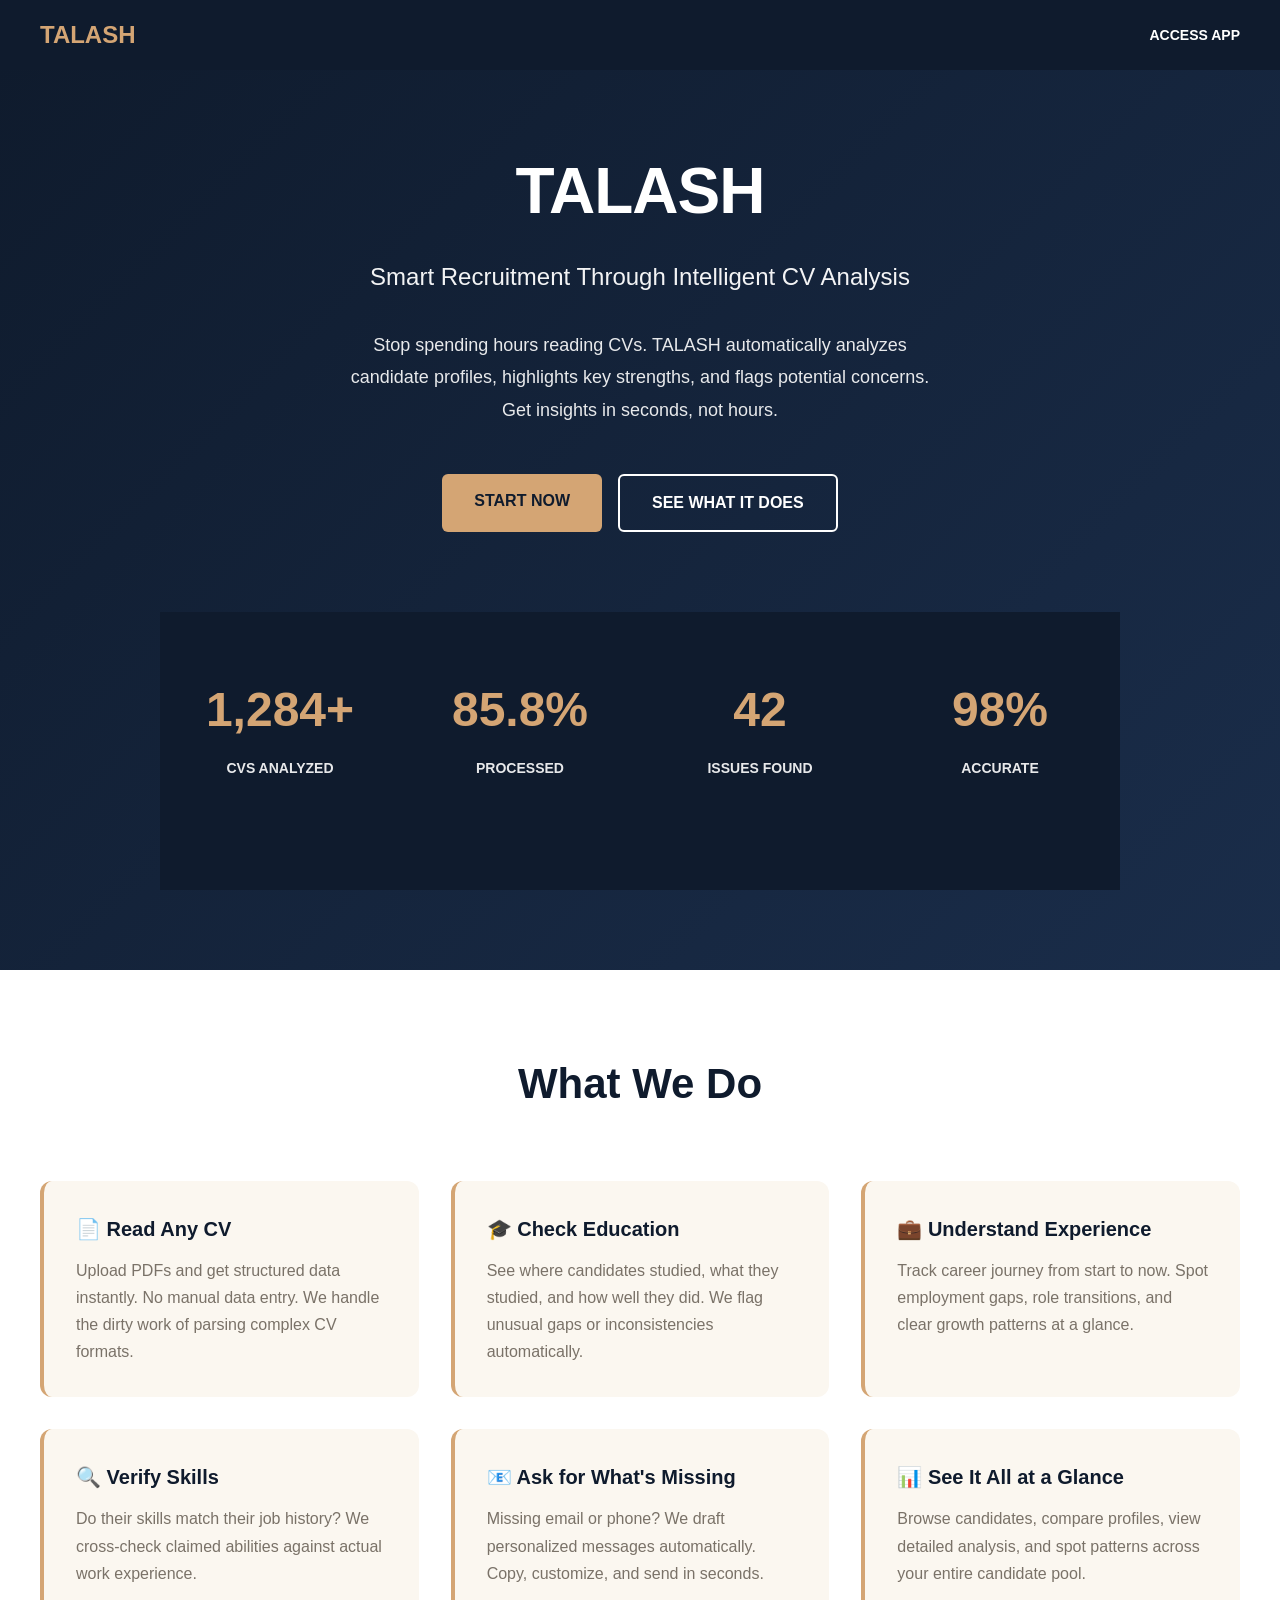
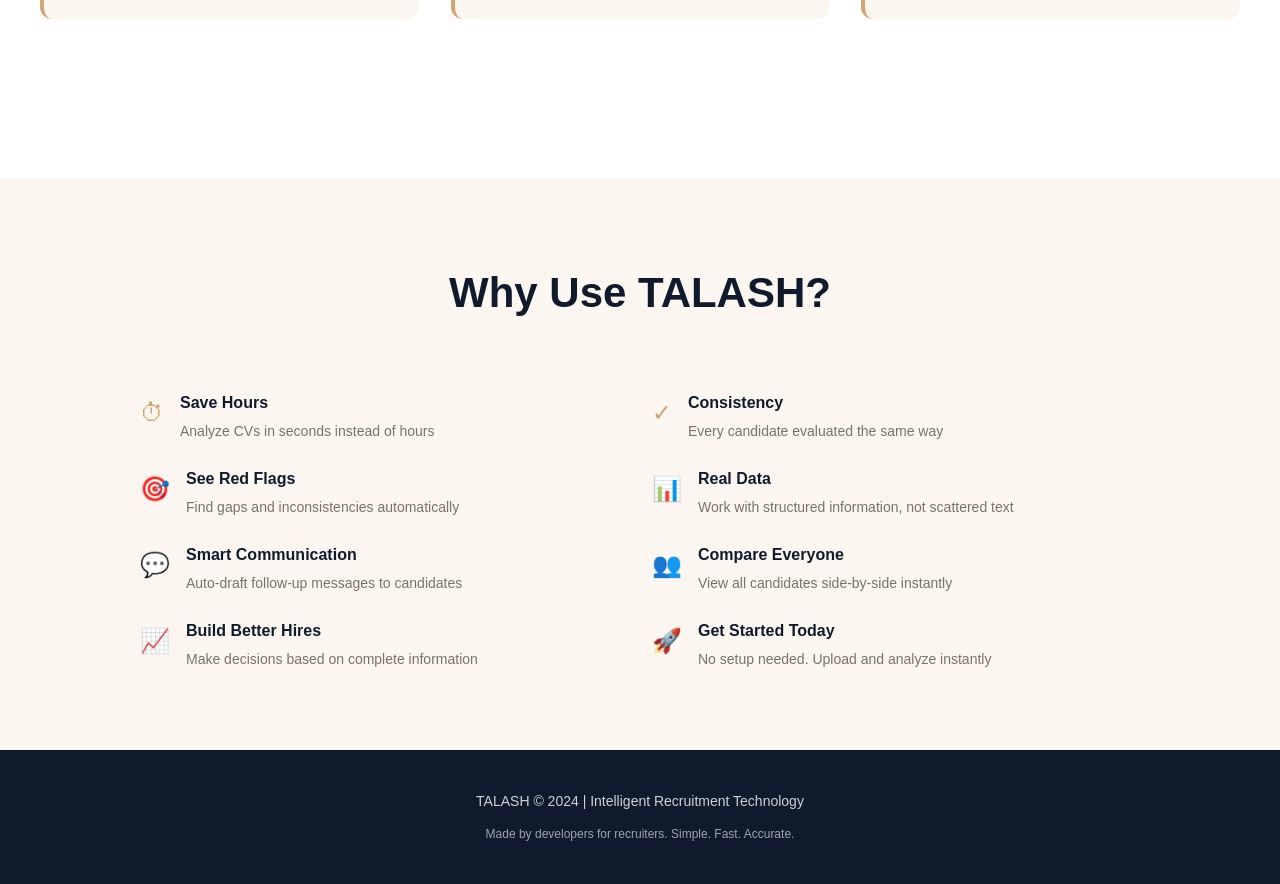
<file: milestone_2/index.html>
<!DOCTYPE html>
<html lang="en">
<head>
    <meta charset="UTF-8">
    <meta name="viewport" content="width=device-width, initial-scale=1.0">
    <title>TALASH - Talent Acquisition System</title>
    <style>
        * {
            margin: 0;
            padding: 0;
            box-sizing: border-box;
        }

        :root {
            --navy: #0f1b2d;
            --canvas: #fbf7f0;
            --surface: #ffffff;
            --gold: #d4a574;
            --shadow: 0 14px 30px rgba(18, 24, 38, 0.08);
        }

        body {
            font-family: -apple-system, BlinkMacSystemFont, 'Segoe UI', Roboto, Oxygen, Ubuntu, Cantarell, sans-serif;
            background: linear-gradient(135deg, var(--canvas) 0%, #f5f2ee 100%);
            color: #3a3530;
            line-height: 1.6;
        }

        /* Hero Section */
        .hero {
            background: linear-gradient(135deg, var(--navy) 0%, #1a2d4a 100%);
            color: var(--surface);
            padding: 80px 20px;
            text-align: center;
            min-height: 100vh;
            display: flex;
            flex-direction: column;
            justify-content: center;
            align-items: center;
        }

        .hero h1 {
            font-size: 64px;
            font-weight: 800;
            margin-bottom: 16px;
            letter-spacing: -1px;
        }

        .hero .subtitle {
            font-size: 24px;
            font-weight: 300;
            margin-bottom: 32px;
            opacity: 0.95;
        }

        .hero p {
            font-size: 18px;
            max-width: 600px;
            margin: 0 auto 48px;
            opacity: 0.9;
            line-height: 1.8;
        }

        .cta-buttons {
            display: flex;
            gap: 16px;
            justify-content: center;
            flex-wrap: wrap;
            margin-bottom: 80px;
        }

        .btn {
            padding: 14px 32px;
            border: none;
            border-radius: 6px;
            font-size: 16px;
            font-weight: 600;
            text-transform: uppercase;
            cursor: pointer;
            transition: all 0.3s ease;
            text-decoration: none;
            display: inline-block;
        }

        .btn-primary {
            background: var(--gold);
            color: var(--navy);
        }

        .btn-primary:hover {
            transform: translateY(-2px);
            box-shadow: 0 8px 20px rgba(212, 165, 116, 0.3);
        }

        .btn-secondary {
            background: transparent;
            color: var(--surface);
            border: 2px solid var(--surface);
        }

        .btn-secondary:hover {
            background: var(--surface);
            color: var(--navy);
        }

        /* Features Section */
        .features {
            background: var(--surface);
            padding: 80px 20px;
        }

        .features-container {
            max-width: 1200px;
            margin: 0 auto;
        }

        .section-title {
            font-size: 42px;
            font-weight: 800;
            text-align: center;
            margin-bottom: 64px;
            color: var(--navy);
        }

        .features-grid {
            display: grid;
            grid-template-columns: repeat(auto-fit, minmax(280px, 1fr));
            gap: 32px;
            margin-bottom: 80px;
        }

        .feature-card {
            background: var(--canvas);
            padding: 32px;
            border-radius: 12px;
            border-left: 4px solid var(--gold);
            transition: all 0.3s ease;
        }

        .feature-card:hover {
            transform: translateY(-4px);
            box-shadow: var(--shadow);
        }

        .feature-card h3 {
            font-size: 20px;
            margin-bottom: 12px;
            color: var(--navy);
        }

        .feature-card p {
            color: #7a7268;
            line-height: 1.7;
        }

        /* Statistics Section */
        .stats {
            background: var(--navy);
            color: var(--surface);
            padding: 60px 20px;
            text-align: center;
        }

        .stats-grid {
            display: grid;
            grid-template-columns: repeat(auto-fit, minmax(200px, 1fr));
            gap: 40px;
            max-width: 1000px;
            margin: 0 auto;
        }

        .stat-item h4 {
            font-size: 48px;
            font-weight: 800;
            margin-bottom: 8px;
            color: var(--gold);
        }

        .stat-item p {
            font-size: 14px;
            text-transform: uppercase;
            font-weight: 600;
            opacity: 0.9;
        }

        /* Capabilities Section */
        .capabilities {
            padding: 80px 20px;
            background: var(--canvas);
        }

        .capabilities-container {
            max-width: 1000px;
            margin: 0 auto;
        }

        .capabilities-list {
            display: grid;
            grid-template-columns: 1fr 1fr;
            gap: 24px;
            margin-top: 40px;
        }

        .capability-item {
            display: flex;
            gap: 16px;
            align-items: flex-start;
        }

        .capability-item .check {
            font-size: 24px;
            color: var(--gold);
            flex-shrink: 0;
            margin-top: 4px;
        }

        .capability-item h4 {
            color: var(--navy);
            margin-bottom: 4px;
            font-size: 16px;
        }

        .capability-item p {
            color: #7a7268;
            font-size: 14px;
        }

        /* Footer */
        footer {
            background: var(--navy);
            color: var(--surface);
            padding: 40px 20px;
            text-align: center;
        }

        footer p {
            opacity: 0.8;
            font-size: 14px;
        }

        /* Responsive */
        @media (max-width: 768px) {
            .hero h1 {
                font-size: 42px;
            }

            .hero .subtitle {
                font-size: 18px;
            }

            .cta-buttons {
                flex-direction: column;
            }

            .btn {
                width: 100%;
            }

            .capabilities-list {
                grid-template-columns: 1fr;
            }

            .section-title {
                font-size: 32px;
            }
        }
    </style>
</head>
<body>
    <!-- Navigation (Optional) -->
    <nav style="background: var(--navy); padding: 16px 20px; position: fixed; width: 100%; top: 0; z-index: 1000;">
        <div style="max-width: 1200px; margin: 0 auto; display: flex; justify-content: space-between; align-items: center;">
            <div style="font-size: 24px; font-weight: 800; color: var(--gold);">TALASH</div>
            <div style="display: flex; gap: 24px;">
                <a href="frontend/login.html" style="color: white; text-decoration: none; font-weight: 600; font-size: 14px; text-transform: uppercase;">Access App</a>
            </div>
        </div>
    </nav>

    <!-- Hero Section -->
    <section class="hero" style="margin-top: 60px;">
        <h1>TALASH</h1>
        <div class="subtitle">Smart Recruitment Through Intelligent CV Analysis</div>
        <p>Stop spending hours reading CVs. TALASH automatically analyzes candidate profiles, highlights key strengths, and flags potential concerns. Get insights in seconds, not hours.</p>
        
        <div class="cta-buttons">
            <a href="frontend/login.html" class="btn btn-primary">Start Now</a>
            <a href="#features" class="btn btn-secondary">See What It Does</a>
        </div>

        <div class="stats">
            <div class="stats-grid">
                <div class="stat-item">
                    <h4>1,284+</h4>
                    <p>CVs Analyzed</p>
                </div>
                <div class="stat-item">
                    <h4>85.8%</h4>
                    <p>Processed</p>
                </div>
                <div class="stat-item">
                    <h4>42</h4>
                    <p>Issues Found</p>
                </div>
                <div class="stat-item">
                    <h4>98%</h4>
                    <p>Accurate</p>
                </div>
            </div>
        </div>
    </section>

    <!-- Features Section -->
    <section class="features" id="features">
        <div class="features-container">
            <h2 class="section-title">What We Do</h2>
            <div class="features-grid">
                <div class="feature-card">
                    <h3>📄 Read Any CV</h3>
                    <p>Upload PDFs and get structured data instantly. No manual data entry. We handle the dirty work of parsing complex CV formats.</p>
                </div>
                <div class="feature-card">
                    <h3>🎓 Check Education</h3>
                    <p>See where candidates studied, what they studied, and how well they did. We flag unusual gaps or inconsistencies automatically.</p>
                </div>
                <div class="feature-card">
                    <h3>💼 Understand Experience</h3>
                    <p>Track career journey from start to now. Spot employment gaps, role transitions, and clear growth patterns at a glance.</p>
                </div>
                <div class="feature-card">
                    <h3>🔍 Verify Skills</h3>
                    <p>Do their skills match their job history? We cross-check claimed abilities against actual work experience.</p>
                </div>
                <div class="feature-card">
                    <h3>📧 Ask for What's Missing</h3>
                    <p>Missing email or phone? We draft personalized messages automatically. Copy, customize, and send in seconds.</p>
                </div>
                <div class="feature-card">
                    <h3>📊 See It All at a Glance</h3>
                    <p>Browse candidates, compare profiles, view detailed analysis, and spot patterns across your entire candidate pool.</p>
                </div>
            </div>
        </div>
    </section>

    <!-- Benefits Section -->
    <section class="capabilities">
        <div class="capabilities-container">
            <h2 class="section-title">Why Use TALASH?</h2>
            <div class="capabilities-list">
                <div class="capability-item">
                    <div class="check">⏱</div>
                    <div>
                        <h4>Save Hours</h4>
                        <p>Analyze CVs in seconds instead of hours</p>
                    </div>
                </div>
                <div class="capability-item">
                    <div class="check">✓</div>
                    <div>
                        <h4>Consistency</h4>
                        <p>Every candidate evaluated the same way</p>
                    </div>
                </div>
                <div class="capability-item">
                    <div class="check">🎯</div>
                    <div>
                        <h4>See Red Flags</h4>
                        <p>Find gaps and inconsistencies automatically</p>
                    </div>
                </div>
                <div class="capability-item">
                    <div class="check">📊</div>
                    <div>
                        <h4>Real Data</h4>
                        <p>Work with structured information, not scattered text</p>
                    </div>
                </div>
                <div class="capability-item">
                    <div class="check">💬</div>
                    <div>
                        <h4>Smart Communication</h4>
                        <p>Auto-draft follow-up messages to candidates</p>
                    </div>
                </div>
                <div class="capability-item">
                    <div class="check">👥</div>
                    <div>
                        <h4>Compare Everyone</h4>
                        <p>View all candidates side-by-side instantly</p>
                    </div>
                </div>
                <div class="capability-item">
                    <div class="check">📈</div>
                    <div>
                        <h4>Build Better Hires</h4>
                        <p>Make decisions based on complete information</p>
                    </div>
                </div>
                <div class="capability-item">
                    <div class="check">🚀</div>
                    <div>
                        <h4>Get Started Today</h4>
                        <p>No setup needed. Upload and analyze instantly</p>
                    </div>
                </div>
            </div>
        </div>
    </section>

    <!-- Footer -->
    <footer>
        <p>TALASH © 2024 | Intelligent Recruitment Technology</p>
        <p style="margin-top: 12px; opacity: 0.6; font-size: 12px;">
            Made by developers for recruiters. Simple. Fast. Accurate.
        </p>
    </footer>
</body>
</html>
</file>
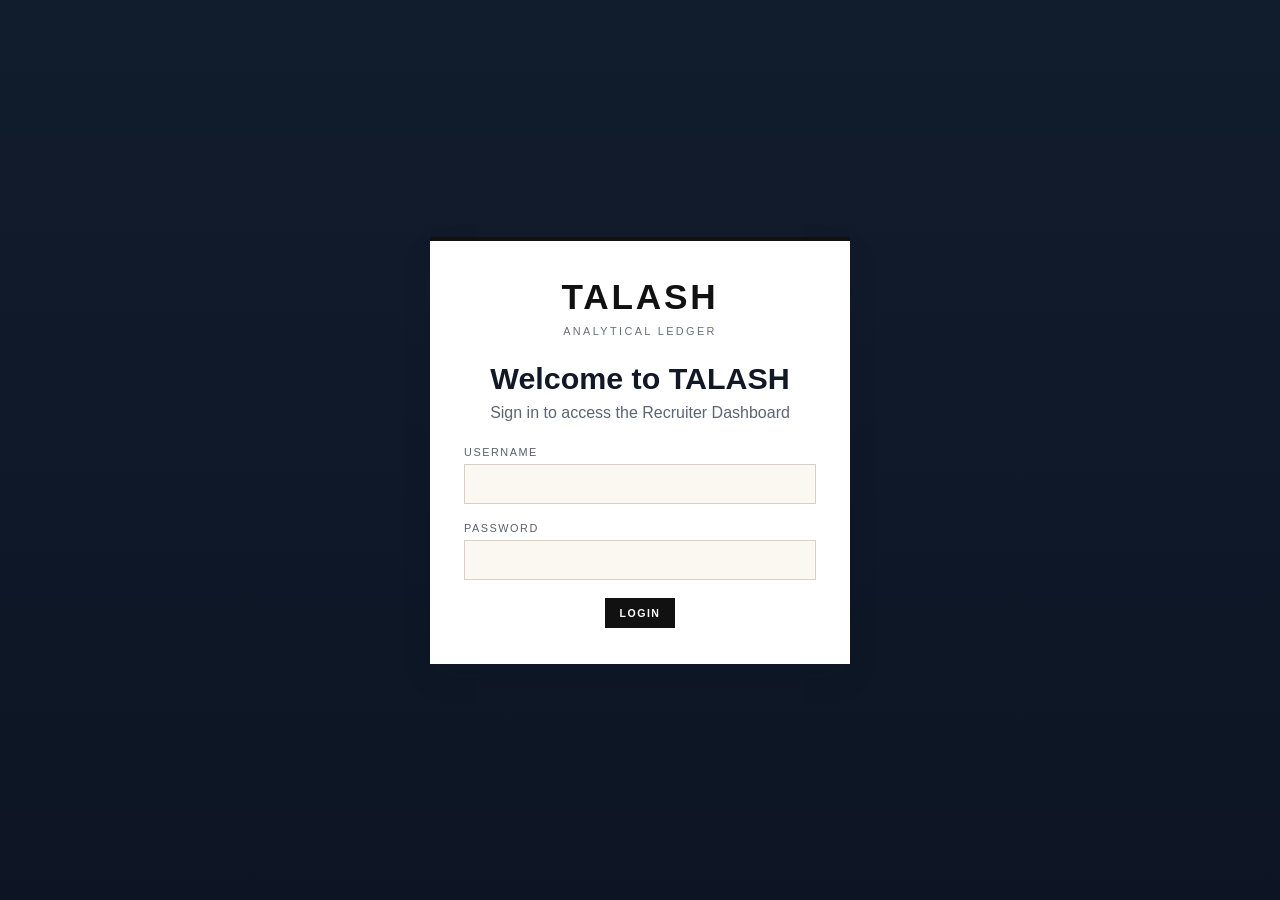
<file: milestone_2/frontend/login.html>
<!DOCTYPE html>
<html lang="en">
<head>
    <meta charset="UTF-8">
    <meta name="viewport" content="width=device-width, initial-scale=1.0">
    <title>TALASH - Login</title>
    <link rel="stylesheet" href="css/style.css">
</head>
<body class="login-page">
    <div class="login-container">
        <div class="logo" style="margin-bottom: 18px;">
            <h1 style="color: #111; font-size: 2.2rem;">TALASH</h1>
            <p style="color: #6a6f79;">ANALYTICAL LEDGER</p>
        </div>
        <h2>Welcome to TALASH</h2>
        <p>Sign in to access the Recruiter Dashboard</p>
        <form id="login-form">
            <div class="form-group">
                <label for="username">Username</label>
                <input type="text" id="username" name="username" required>
            </div>
            <div class="form-group">
                <label for="password">Password</label>
                <input type="password" id="password" name="password" required>
            </div>
            <button type="submit" class="btn-primary">Login</button>
        </form>
    </div>
    <script src="js/main.js"></script>
</body>
</html>
</file>
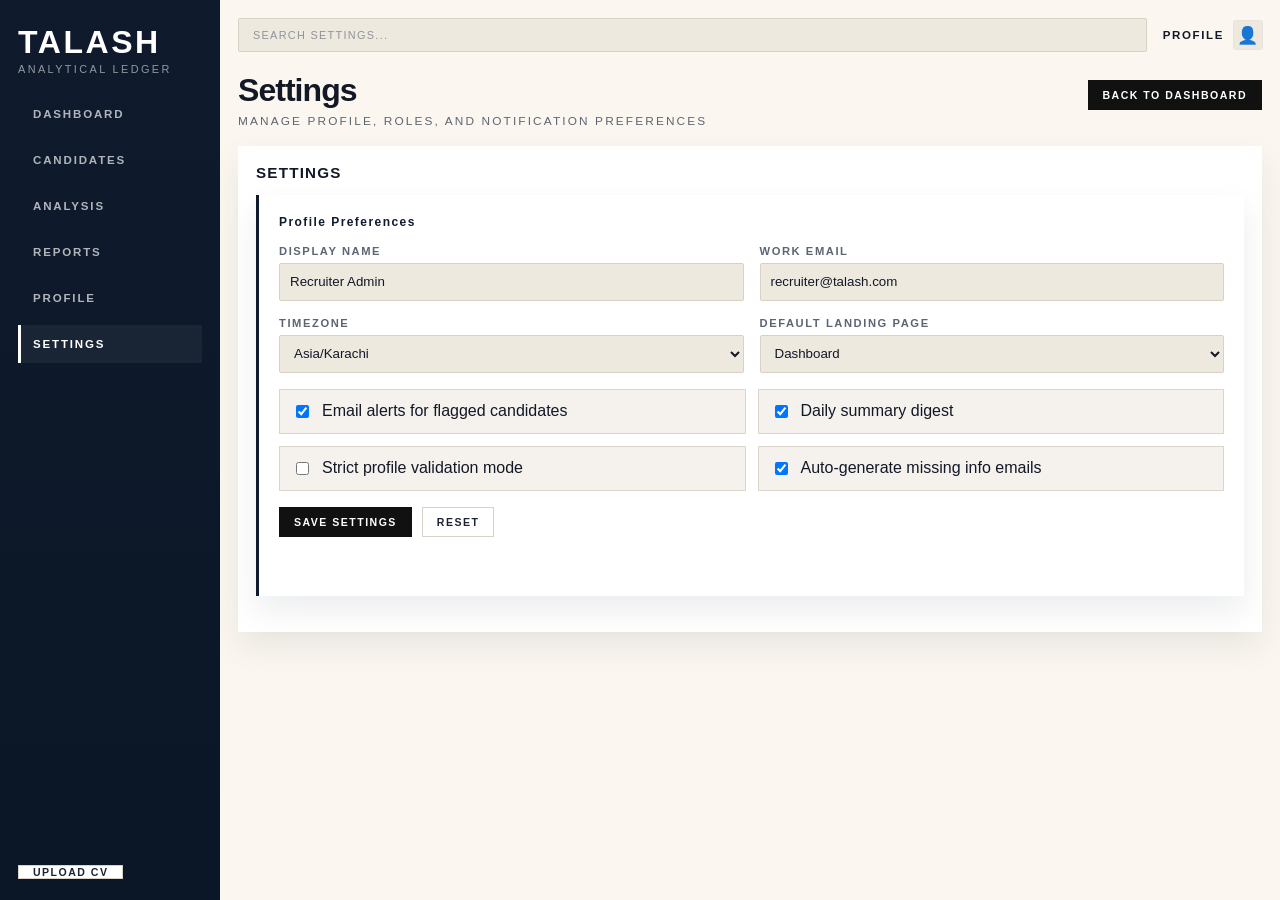
<file: milestone_2/frontend/settings.html>
<!DOCTYPE html>
<html lang="en">
<head>
    <meta charset="UTF-8">
    <meta name="viewport" content="width=device-width, initial-scale=1.0">
    <title>TALASH - Settings</title>
    <link rel="stylesheet" href="css/style.css">
    <style>
        .settings-panel {
            background: #ffffff;
            box-shadow: var(--shadow);
            padding: 20px;
            margin-bottom: 18px;
            border-left: 3px solid #0f1b2d;
        }

        .settings-grid {
            display: grid;
            grid-template-columns: repeat(2, minmax(0, 1fr));
            gap: 16px;
        }

        .settings-field {
            display: flex;
            flex-direction: column;
            gap: 6px;
        }

        .settings-field label {
            font-size: 0.7rem;
            letter-spacing: 0.14em;
            color: #5d6472;
            text-transform: uppercase;
            font-weight: 700;
        }

        .settings-field input,
        .settings-field select {
            height: 38px;
            border: 1px solid #d9d1c4;
            background: #eee9df;
            padding: 0 10px;
            color: #121826;
            border-radius: 2px;
        }

        .settings-toggle-row {
            display: grid;
            grid-template-columns: repeat(2, minmax(0, 1fr));
            gap: 12px;
            margin-top: 16px;
        }

        .settings-toggle {
            background: #f5f2ee;
            border: 1px solid #dbd5cc;
            padding: 12px;
            display: flex;
            gap: 10px;
            align-items: center;
        }

        .settings-actions {
            display: flex;
            gap: 10px;
            margin-top: 16px;
        }

        .status-msg {
            margin-top: 12px;
            font-size: 0.74rem;
            letter-spacing: 0.08em;
            text-transform: uppercase;
            color: #1d8f65;
            min-height: 16px;
        }

        @media (max-width: 900px) {
            .settings-grid,
            .settings-toggle-row {
                grid-template-columns: 1fr;
            }
        }
    </style>
</head>
<body>
    <div class="container">
        <aside class="sidebar">
            <div class="logo">
                <h1>TALASH</h1>
                <p>ANALYTICAL LEDGER</p>
            </div>
            <nav>
                <ul>
                    <li><a href="index.html">DASHBOARD</a></li>
                    <li><a href="candidates.html">CANDIDATES</a></li>
                    <li><a href="analysis.html">ANALYSIS</a></li>
                    <li><a href="reports.html">REPORTS</a></li>
                    <li><a href="profile.html">PROFILE</a></li>
                    <li class="active"><a href="settings.html">SETTINGS</a></li>
                </ul>
            </nav>
            <div class="upload-cv-sidebar">
                <label for="cv-upload-input" class="btn-secondary">UPLOAD CV</label>
                <input type="file" id="cv-upload-input" style="display: none;">
            </div>
        </aside>
        <main class="main-content">
            <header>
                <div class="search-bar">
                    <input type="text" placeholder="SEARCH SETTINGS...">
                </div>
                <div class="user-profile">
                    <div class="profile">
                        <span>PROFILE</span>
                        <span class="avatar-icon" aria-label="User Avatar" role="img">👤</span>
                    </div>
                </div>
            </header>
            <div class="dashboard-header">
                <div>
                    <h2 class="page-title">Settings</h2>
                    <p class="page-subtitle">Manage profile, roles, and notification preferences</p>
                </div>
                <a class="btn-primary" href="index.html">Back to dashboard</a>
            </div>
            <section class="analysis-queue">
                <div class="queue-header"><h3>SETTINGS</h3></div>
                <div class="settings-panel">
                    <h3 style="margin: 0 0 16px; color: #0f1b2d; letter-spacing: 0.12em; font-size: 0.75rem;">Profile Preferences</h3>
                    <div class="settings-grid">
                        <div class="settings-field">
                            <label for="displayName">Display Name</label>
                            <input id="displayName" type="text" value="Recruiter Admin">
                        </div>
                        <div class="settings-field">
                            <label for="emailAddress">Work Email</label>
                            <input id="emailAddress" type="email" value="recruiter@talash.com">
                        </div>
                        <div class="settings-field">
                            <label for="timezone">Timezone</label>
                            <select id="timezone">
                                <option value="Asia/Karachi">Asia/Karachi</option>
                                <option value="UTC">UTC</option>
                                <option value="Europe/London">Europe/London</option>
                            </select>
                        </div>
                        <div class="settings-field">
                            <label for="defaultView">Default Landing Page</label>
                            <select id="defaultView">
                                <option value="index.html">Dashboard</option>
                                <option value="candidates.html">Candidates</option>
                                <option value="reports.html">Reports</option>
                            </select>
                        </div>
                    </div>

                    <div class="settings-toggle-row">
                        <label class="settings-toggle">
                            <input id="notifyEmail" type="checkbox" checked>
                            <span>Email alerts for flagged candidates</span>
                        </label>
                        <label class="settings-toggle">
                            <input id="notifyDigest" type="checkbox" checked>
                            <span>Daily summary digest</span>
                        </label>
                        <label class="settings-toggle">
                            <input id="strictValidation" type="checkbox">
                            <span>Strict profile validation mode</span>
                        </label>
                        <label class="settings-toggle">
                            <input id="autoEmail" type="checkbox" checked>
                            <span>Auto-generate missing info emails</span>
                        </label>
                    </div>

                    <div class="settings-actions">
                        <button class="btn-primary" id="saveSettingsBtn" type="button">Save Settings</button>
                        <button class="btn-secondary" id="resetSettingsBtn" type="button">Reset</button>
                    </div>

                    <p class="status-msg" id="settingsStatus"></p>
                </div>
            </section>
        </main>
    </div>

    <script src="js/main.js"></script>
</body>
</html>
</file>
<file: milestone_2/frontend/css/style.css>
:root {
    --navy: #0f1b2d;
    --navy-soft: #15253c;
    --canvas: #fbf7f0;
    --surface: #ffffff;
    --ink: #121826;
    --muted: #5d6472;
    --line: #e7e0d6;
    --green: #c8f0d0;
    --amber: #ffe2a8;
    --red: #f6c7c7;
    --shadow: 0 14px 30px rgba(18, 24, 38, 0.08);
}

* {
    box-sizing: border-box;
}

html, body {
    margin: 0;
    min-height: 100%;
}

body {
    font-family: "Segoe UI", Arial, sans-serif;
    background: var(--canvas);
    color: var(--ink);
}

a {
    color: inherit;
    text-decoration: none;
}

button,
.btn-primary,
.btn-secondary {
    font: inherit;
}

.container {
    display: flex;
    min-height: 100vh;
}

.sidebar {
    width: 220px;
    min-height: 100vh;
    padding: 24px 18px 20px;
    background: linear-gradient(180deg, var(--navy), #0b1626 100%);
    color: #fff;
    display: flex;
    flex-direction: column;
    justify-content: space-between;
    position: sticky;
    top: 0;
}

.sidebar nav {
    flex: 1;
    margin-top: 20px;
}

.logo h1 {
    margin: 0;
    font-size: 2rem;
    letter-spacing: 0.08em;
    font-weight: 800;
}

.logo p {
    margin: 2px 0 0;
    color: rgba(255, 255, 255, 0.55);
    font-size: 0.68rem;
    letter-spacing: 0.22em;
}

.sidebar nav ul {
    list-style: none;
    margin: 0;
    padding: 0;
    display: flex;
    flex-direction: column;
    gap: 8px;
}

.sidebar nav li {
    margin: 0;
}

.sidebar nav a {
    display: flex;
    align-items: center;
    min-height: 38px;
    padding: 10px 12px;
    border-radius: 0;
    color: rgba(255, 255, 255, 0.68);
    font-size: 0.72rem;
    font-weight: 700;
    letter-spacing: 0.16em;
    text-transform: uppercase;
    border-left: 3px solid transparent;
    transition: background-color 0.2s ease, color 0.2s ease, border-color 0.2s ease;
}

.sidebar nav li.active a,
.sidebar nav a:hover {
    color: #fff;
    background: rgba(255, 255, 255, 0.05);
    border-left-color: #fff;
}

.upload-cv-sidebar {
    margin-top: 20px;
}

.main-content {
    flex: 1;
    padding: 18px 18px 24px;
}

header {
    display: flex;
    align-items: center;
    justify-content: space-between;
    gap: 16px;
    margin-bottom: 22px;
}

.search-bar {
    flex: 1;
}

.search-bar input {
    width: 100%;
    max-width: 100%;
    height: 34px;
    padding: 0 14px;
    border: 1px solid #d9d1c4;
    background: #eee9df;
    color: var(--ink);
    outline: none;
    border-radius: 2px;
    text-transform: uppercase;
    font-size: 0.68rem;
    letter-spacing: 0.12em;
}

.search-bar input::placeholder {
    color: #90939b;
}

.user-profile {
    display: flex;
    align-items: center;
    gap: 16px;
}

.profile {
    display: flex;
    align-items: center;
    gap: 10px;
    font-size: 0.72rem;
    font-weight: 700;
    letter-spacing: 0.14em;
    text-transform: uppercase;
}

.profile img {
    width: 28px;
    height: 28px;
    border-radius: 2px;
    object-fit: cover;
    box-shadow: 0 0 0 1px rgba(18, 24, 38, 0.08);
}

.avatar-icon {
    width: 28px;
    height: 28px;
    display: inline-flex;
    align-items: center;
    justify-content: center;
    border-radius: 2px;
    font-size: 17px;
    background: #eee9df;
    box-shadow: 0 0 0 1px rgba(18, 24, 38, 0.08);
}

.chart-fallback {
    position: absolute;
    inset: 58px 20px 20px;
    display: grid;
    place-items: center;
    padding: 16px;
    text-align: center;
    color: #6a7280;
    font-size: 0.82rem;
    line-height: 1.5;
    border: 1px dashed #d8d0c2;
    background: linear-gradient(180deg, rgba(251, 247, 240, 0.7), rgba(255, 255, 255, 0.9));
    border-radius: 6px;
    pointer-events: none;
}

.dashboard,
.analysis-queue {
    background: transparent;
}

.dashboard-header {
    display: flex;
    align-items: flex-start;
    justify-content: space-between;
    gap: 16px;
    margin-bottom: 18px;
}

.dashboard-header h2,
.page-title {
    margin: 0;
    font-size: 2rem;
    line-height: 1.05;
    letter-spacing: -0.03em;
}

.dashboard-header p,
.page-subtitle {
    margin: 6px 0 0;
    color: var(--muted);
    font-size: 0.74rem;
    letter-spacing: 0.18em;
    text-transform: uppercase;
}

.dashboard-header .btn-primary {
    margin-top: 6px;
}

.stats {
    display: grid;
    grid-template-columns: repeat(3, minmax(0, 1fr));
    gap: 16px;
    margin-bottom: 20px;
}

.stat-card,
.analysis-queue {
    background: var(--surface);
    box-shadow: var(--shadow);
}

.stat-card {
    padding: 18px 18px 16px;
    min-height: 120px;
    border-left: 3px solid #111;
}

.stat-card:nth-child(2) {
    border-left-color: #1d8f65;
}

.stat-card:nth-child(3) {
    border-left-color: #db2e2e;
}

.stat-card h3 {
    margin: 0 0 14px;
    color: #80858f;
    font-size: 0.68rem;
    letter-spacing: 0.2em;
    text-transform: uppercase;
}

.stat-number {
    margin: 0;
    font-size: 2.7rem;
    line-height: 1;
    font-weight: 700;
    letter-spacing: -0.04em;
}

.increase {
    color: #2d8a54;
    font-size: 0.75rem;
    font-weight: 700;
    margin-left: 6px;
}

.percentage {
    color: #848a94;
    font-size: 0.75rem;
    margin-left: 6px;
}

.action-required,
.flagged {
    color: #d43a2f;
    font-size: 0.72rem;
    font-weight: 700;
}

.analysis-queue {
    padding: 18px;
    border-radius: 0;
}

.queue-header {
    display: flex;
    align-items: center;
    justify-content: space-between;
    gap: 12px;
    margin-bottom: 14px;
}

.queue-header h3 {
    margin: 0;
    font-size: 0.95rem;
    letter-spacing: 0.08em;
    text-transform: uppercase;
}

.queue-actions {
    display: flex;
    gap: 10px;
}

button,
.btn-primary,
.btn-secondary,
.queue-actions button {
    height: 30px;
    padding: 0 14px;
    border-radius: 0;
    border: 1px solid #c8c2b9;
    background: #f3efe7;
    color: #3c4049;
    font-size: 0.66rem;
    font-weight: 700;
    letter-spacing: 0.14em;
    text-transform: uppercase;
    cursor: pointer;
}

.btn-primary {
    background: #111;
    border-color: #111;
    color: #fff;
    display: inline-flex;
    align-items: center;
    justify-content: center;
}

.btn-secondary {
    background: #fff;
    color: #1d2330;
    border-color: #d7d1c7;
}

table {
    width: 100%;
    border-collapse: collapse;
    background: #fff;
}

thead th {
    padding: 9px 14px 10px;
    text-align: left;
    font-size: 0.58rem;
    letter-spacing: 0.24em;
    color: #787d86;
    text-transform: uppercase;
    border-bottom: 1px solid var(--line);
}

tbody td {
    padding: 14px;
    border-bottom: 1px solid #efe8dc;
    font-size: 0.82rem;
    vertical-align: middle;
}

tbody tr:hover {
    background: rgba(240, 235, 223, 0.35);
}

tbody td small {
    color: var(--muted);
}

tbody td strong {
    display: inline-block;
    margin-right: 8px;
}

.status {
    display: inline-block;
    padding: 4px 10px;
    border-radius: 0;
    font-size: 0.64rem;
    font-weight: 700;
    letter-spacing: 0.12em;
    text-transform: uppercase;
}

.status.complete {
    background: var(--green);
    color: #1f6d38;
}

.status.processing {
    background: var(--amber);
    color: #916100;
}

.status.pending {
    background: #e0ded9;
    color: #4f5560;
}

.pagination {
    display: flex;
    align-items: center;
    justify-content: space-between;
    gap: 16px;
    margin-top: 14px;
    color: #848a94;
    font-size: 0.66rem;
    letter-spacing: 0.16em;
    text-transform: uppercase;
}

.pagination > div {
    display: flex;
    align-items: center;
    gap: 5px;
}

.pagination a {
    display: inline-flex;
    align-items: center;
    justify-content: center;
    min-width: 26px;
    height: 22px;
    padding: 0 7px;
    border: 1px solid #d5cdbc;
    background: #f8f5ef;
    font-size: 0.62rem;
    color: #444a55;
}

.pagination a.active {
    background: #111;
    color: #fff;
    border-color: #111;
}

.login-page {
    min-height: 100vh;
    display: grid;
    place-items: center;
    background: linear-gradient(180deg, #111c2d, #0d1524 100%);
}

.login-container {
    width: min(420px, calc(100vw - 40px));
    background: #fff;
    padding: 36px 34px;
    box-shadow: var(--shadow);
    border-top: 4px solid #111;
    text-align: center;
}

.login-container h2 {
    margin: 0;
    font-size: 1.9rem;
}

.login-container p {
    margin: 8px 0 24px;
    color: var(--muted);
}

.form-group {
    text-align: left;
    margin-bottom: 18px;
}

.form-group label {
    display: block;
    margin-bottom: 6px;
    font-size: 0.68rem;
    letter-spacing: 0.14em;
    text-transform: uppercase;
    color: #59606d;
}

.form-group input {
    width: 100%;
    height: 40px;
    padding: 0 12px;
    border: 1px solid #d8d0c2;
    background: #fbf8f2;
    outline: none;
}

.form-group input:focus,
.search-bar input:focus {
    border-color: #111;
}

@media (max-width: 1080px) {
    .stats {
        grid-template-columns: 1fr;
    }

    .dashboard-header,
    .queue-header,
    .pagination,
    header {
        flex-direction: column;
        align-items: stretch;
    }

    .sidebar {
        width: 200px;
    }
}

@media (max-width: 760px) {
    .container {
        flex-direction: column;
    }

    .sidebar {
        width: 100%;
        min-height: auto;
        position: static;
    }

    .main-content {
        padding: 14px;
    }
}
</file>
